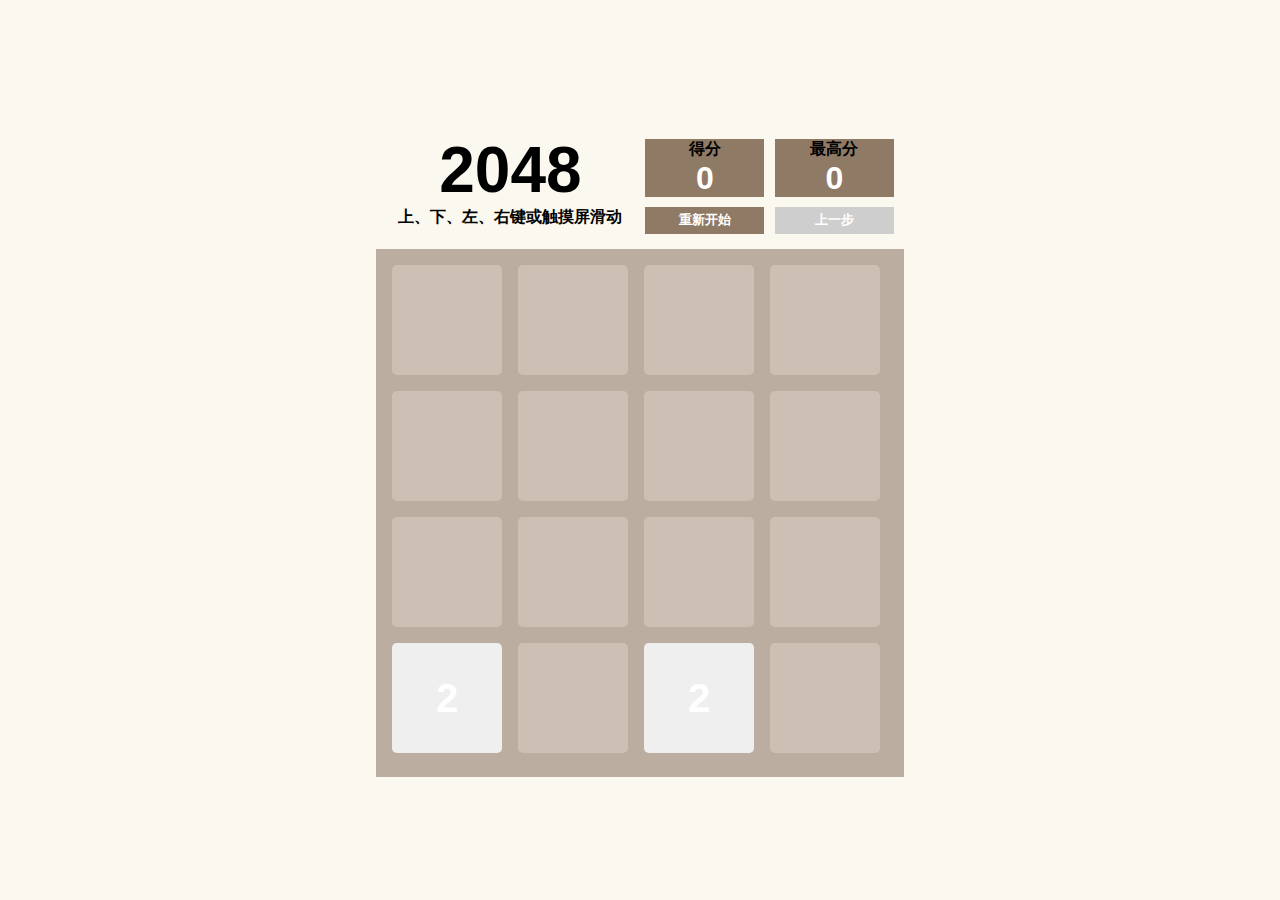
<file: index.html>
<!DOCTYPE html>
<html lang="zh">
<head>
	<meta charset="UTF-8">
	<meta name="viewport" content="width=device-width, initial-scale=1.0, maximum-scale=1.0, user-scalable=0">
	
	<title>2048</title>
	<link rel="stylesheet" type="text/css" href="style/index.css" />
	<link rel="manifest" href="./manifest.json">
</head>
<body>
	<div id="game">
		<div id="top">
			<div class="left">
				<h1 id="model"><b>2048</b></h1>
				<p id="info">上、下、左、右键或触摸屏滑动</p>
			</div>
			<div class="right">
				<div class="show-block">
					<h6>最高分</h6>
					<p id="maxScore">0</p>
				</div>
				<div class="show-block">
					<h6>得分</h6>
					<p id="myScore">0</p>
				</div>
			
				<button id="undo">上一步</button>
				<button id="restart">重新开始</button>
			</div>
		</div>
		
		<div id="view">
			<div id="cells-block">
				
			</div>
			<div id="cons-block">
				
			</div>
			<div id="over">
				<p id="scoreTitle">得分</p>
				<p id="finalScore">2048</p>
				<button id="start">再来一局</button>
			</div>
		</div>
		
	</div>
	
	<script src="js/index.js"></script>
	<script src="sw.js"></script>
</body>
</html>
</file>
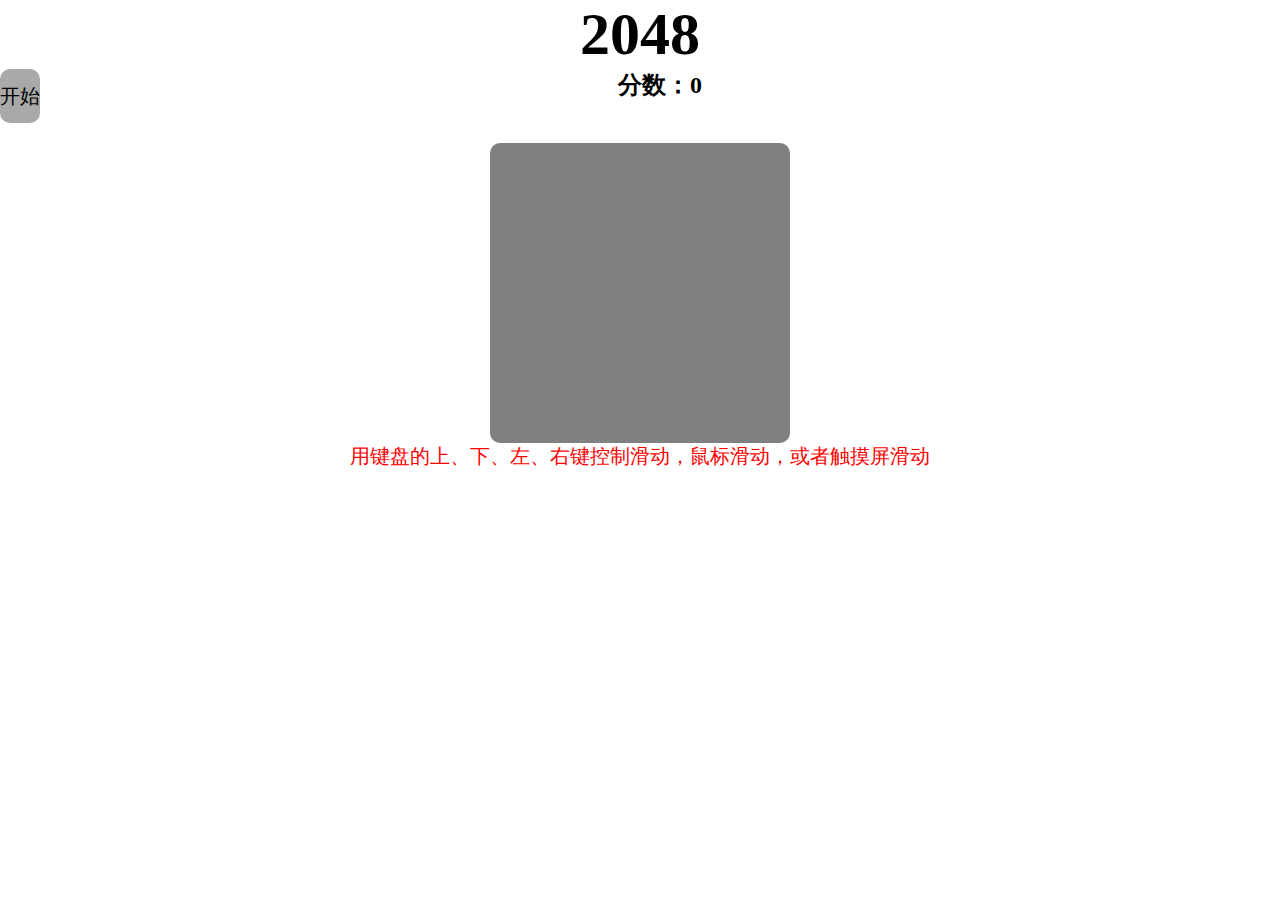
<file: 2048.html>
<!DOCTYPE html>
<html lang="en">
<head>
	<meta charset="UTF-8">
	<meta name="viewport" content="width=device-width, initial-scale=1.0,maximum-scale=1.0, user-scalable=no">
	<title>2048</title>
	<link rel="stylesheet" type="text/css" href="2048.css" />
	<script src="http://libs.baidu.com/jquery/2.0.0/jquery.js"></script>
	<script src="2048.js"></script>

</head>
<body>
	<h1>2048</h1>
	<h2>
		<input type="button" value="开始" id="start" />
		<div id="scoreblock">分数：<span id="score">0</span></div>
	</h2>
	<div id="contain">
		<div class="min" id="min-0-0"></div>
		<div class="min" id="min-0-1"></div>
		<div class="min" id="min-0-2"></div>
		<div class="min" id="min-0-3"></div>

		<div class="min" id="min-1-0"></div>
		<div class="min" id="min-1-1"></div>
		<div class="min" id="min-1-2"></div>
		<div class="min" id="min-1-3"></div>

		<div class="min" id="min-2-0"></div>
		<div class="min" id="min-2-1"></div>
		<div class="min" id="min-2-2"></div>
		<div class="min" id="min-2-3"></div>

		<div class="min" id="min-3-0"></div>
		<div class="min" id="min-3-1"></div>
		<div class="min" id="min-3-2"></div>
		<div class="min" id="min-3-3"></div>
	</div>
	<footer>用键盘的上、下、左、右键控制滑动，鼠标滑动，或者触摸屏滑动</footer>
</body>
</html>
</file>
<file: style/index.css>
﻿* {
    font-family: Arial, Helvetica, sans-serif;

    margin: 0;
    padding: 0;

    border: none;
    text-align: center;
    font-weight: bold;
}
html,body {
    background: #faf8ef;
    overflow: hidden;
    display: flex;
    height: 100%;
    align-items: center;
    justify-content: center;
    width: 100%;
}
#game {
    position: relative;
    width: 540px;
    margin: 0 auto;
    box-sizing: border-box;
    vertical-align: middle;
    background-color: #faf8ef;
}
#top {
    width: 100%;
    overflow: hidden;
    box-sizing: border-box;
    padding: 2%;
}
.left{
    float:left;
    width: 50%;
}
.right {
    float: right;
}
h1 {
    font-size: 4rem;
}
p#info {
    font-size: 1rem;
}
.right {
    float: right;
    width: 50%;
}
.show-block {
    float: right;
    width: 46%;
    min-height: 3rem;
    background-color: #8f7a66;
    margin: 2%;
}
.show-block h6{
    font-size: 1rem;
}
#maxScore,
#myScore {
    font-size: 2rem;
    color: white;
}
#top button {
    float: right;
    width: 46%;
    vertical-align: bottom;
    margin: 2%;
    min-height: 2em;
    background-color: #8f7a66;
    color: white;
    vertical-align: top;
}
button:active {
    background-color: #c0bebe;
}

#cons-block,
#cells-block, #over {
    position: absolute;
    top: 0;
    width: 100%;
    height: 100%;
}



#view {
    position: relative;
    margin:0 auto;

    width: 33rem;
    height: 33rem;

    background-color: #bbada0;
}
#over {
    display: none;

    background-color: rgba(245, 245, 220, 0.8);
    color: grey;
}

#over #scoreTitle {
    margin-top: 2rem;
    font-size: 3rem;
}
#over #finalScore {
    font-size: 6rem;
}
#over button {
    margin: 0 auto;

    font-size: 3rem;
}
.cell {
    font-size: 2.5rem;
    line-height: 110px;

    position: absolute;

    width: 110px;
    height: 110px;

    border-radius: 5px;
    background-color: rgba(238, 228, 218, .35);
}
.con {
    overflow: hidden;
    color: white;
    font-weight: 800;

    -webkit-transition: width .2s, height .2s, top .2s, left .2s, -webkit-transform .2s;
    
    transition        : width .2s, height .2s, top .2s, left .2s, -webkit-transform .2s;
    
    transition        : transform .2s, width .2s, height .2s, top .2s, left .2s;
    
    transition        : transform .2s, width .2s, height .2s, top .2s, left .2s, -webkit-transform .2s;
}
</file>
<file: 2048.css>
﻿*{
	margin: 0;
	padding:0;
	border-width:0;
	font-family: "微软雅黑";
}
html,body{
	height:100%;
	cursor:pointer;

}
h1,h2,#contain,footer{
	margin:0 auto;
	text-align:center;
	overflow:hidden;
}
footer{
	font-size:20px;
	color:red;
}
h1{
	font-size:60px;
}
h2{
	height:6%;
}
#start{
	float:left;
	display:block;
	border-radius:10px;
	height:100%;
	background-color:#A9A9A9;
	font-size:20px;
}
#scoreBlock{
	float:right;
	display:block;
	border-radius:10px;
	height:100%;
	background-color:#A9A9A9;
}
#contain{
	width:300px;
	height:300px;
	background-color:#808080;
	border-radius: 10px;
	margin-top:20px;
	position:relative;
}
.min{
	background-color:#A9A9A9;
	border-radius:5px;
	position:absolute;
}
.fs{
	background-color:#F5DEB3;
	border-radius:5px;
	position:absolute;
	font-size:25px;

	font-weight:bold;
}
</file>
